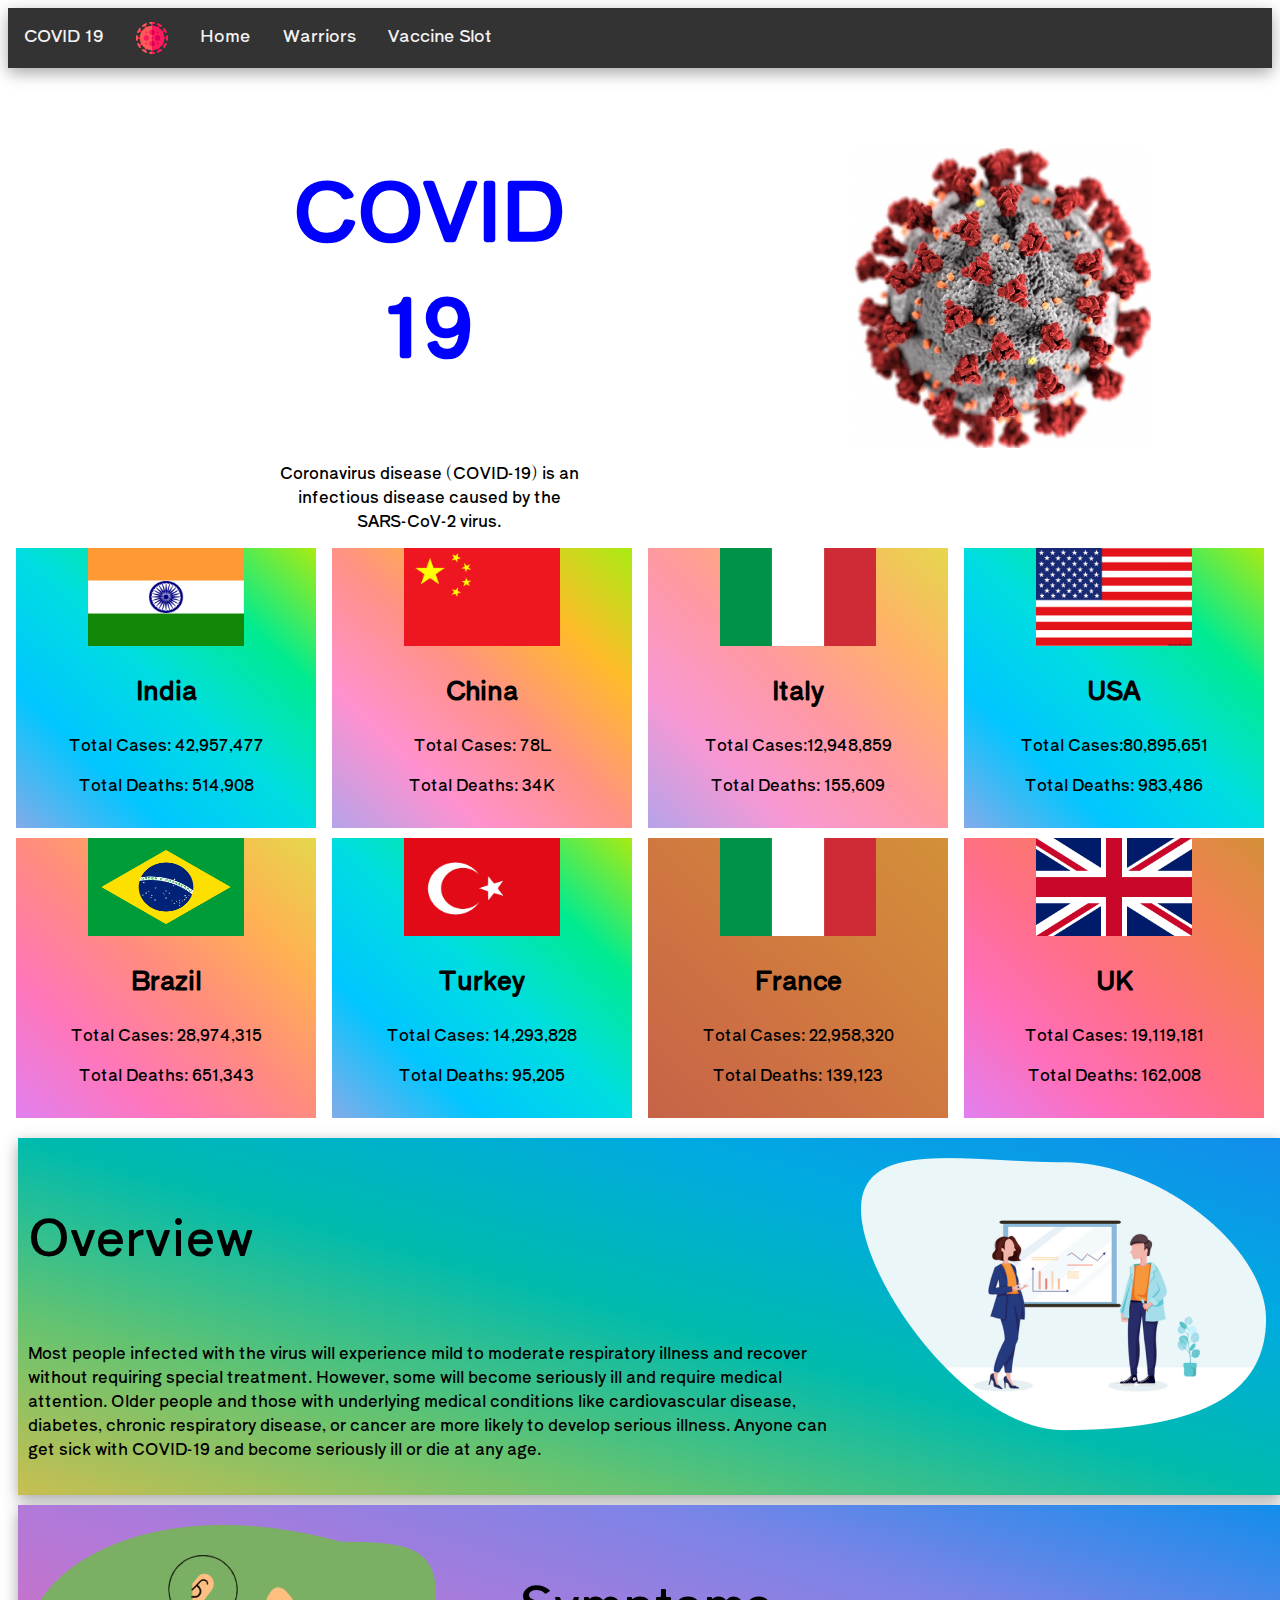
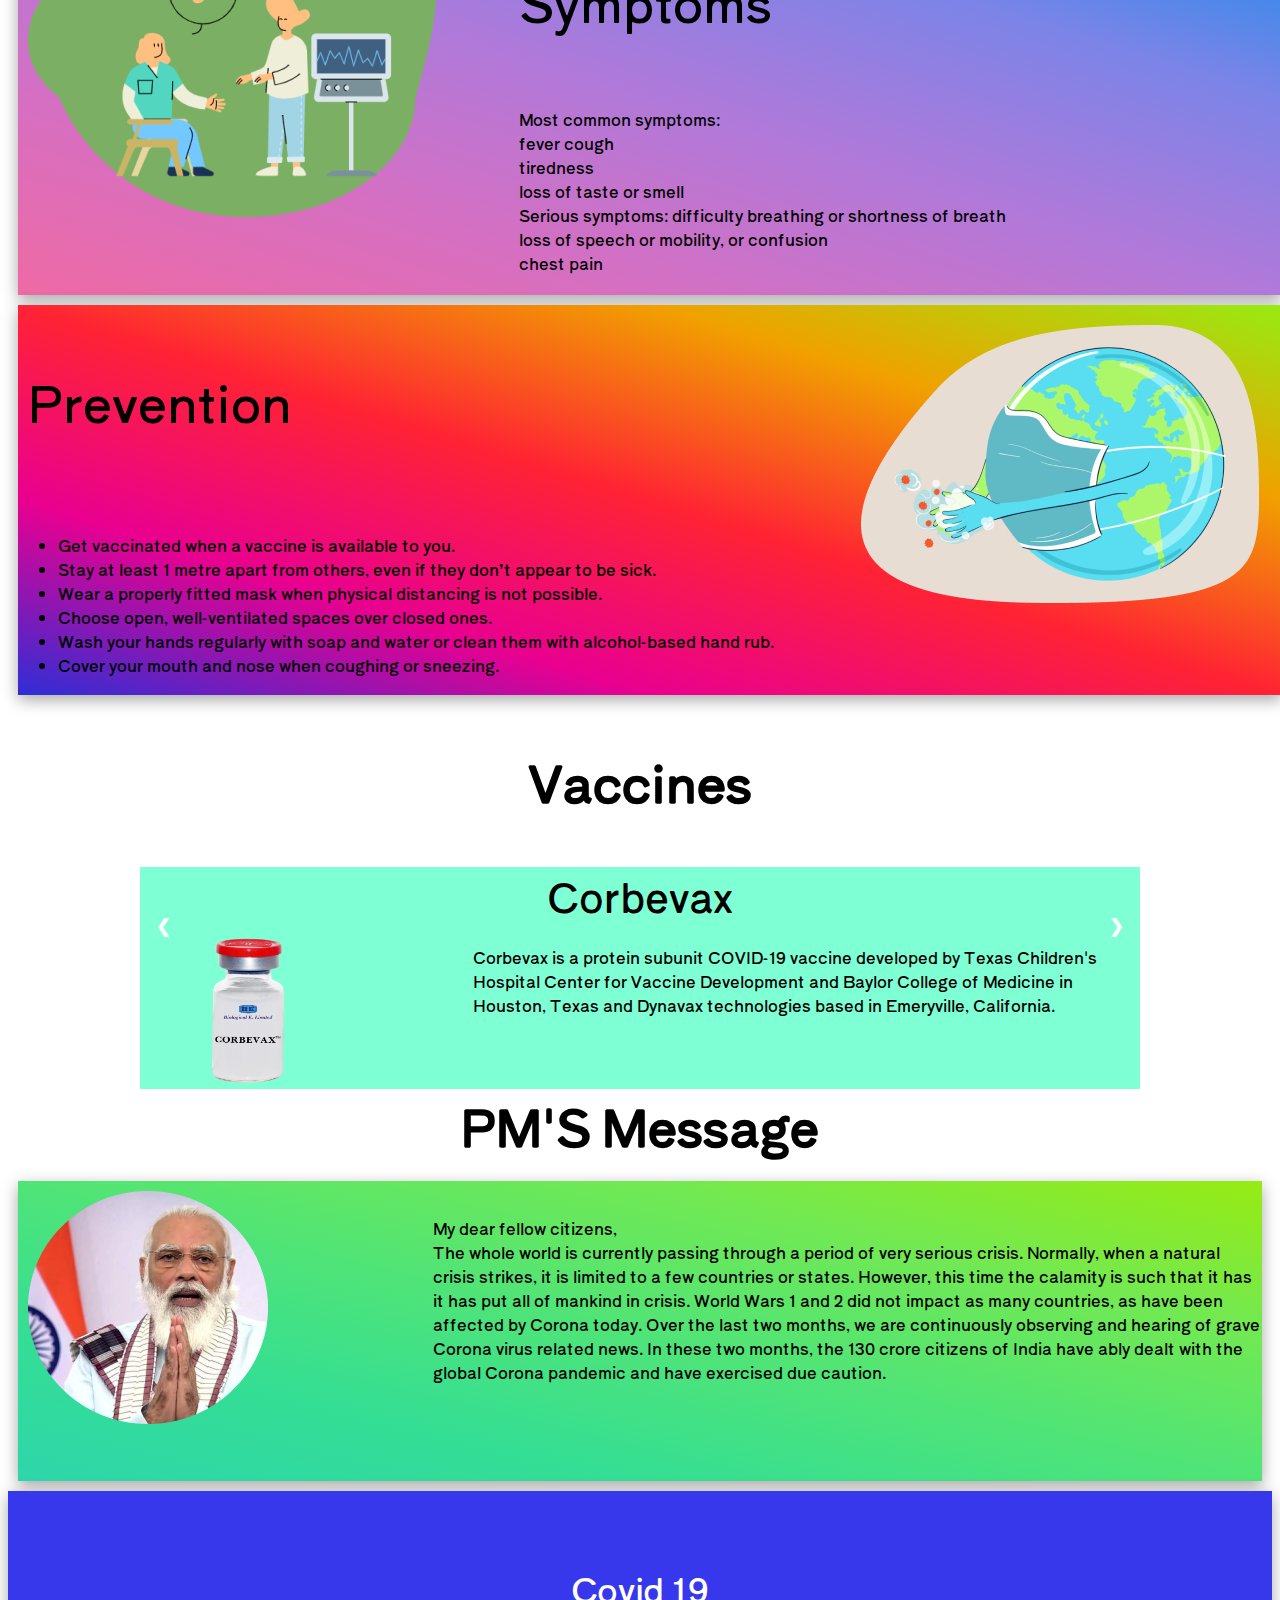
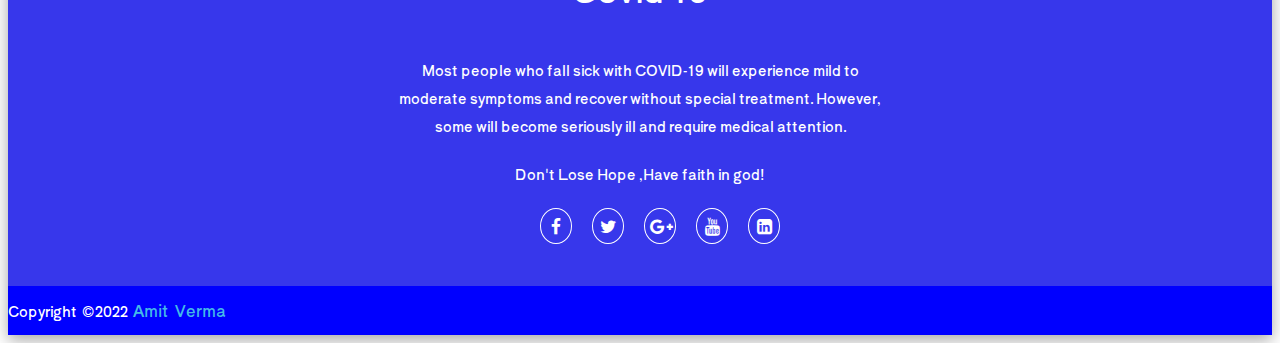
<file: index.html>
<!DOCTYPE html>
<html lang="en">
  <head>
    <meta charset="UTF-8" />
    <meta http-equiv="X-UA-Compatible" content="IE=edge" />
    <meta name="viewport" content="width=device-width, initial-scale=1.0" />
    <title>Covid 19</title>
    <link rel="stylesheet" href="https://fonts.googleapis.com/css?family=Shippori Antique B1">
    <link rel="stylesheet" href="https://cdnjs.cloudflare.com/ajax/libs/font-awesome/4.7.0/css/font-awesome.min.css">
    <link rel="stylesheet" href="main.css" />
    <link rel="stylesheet" href="slider.css" />
    <link rel="stylesheet" href="footer.css">
  </head>
  <body>
    <div class="navigation">
      <a href="#home">COVID 19</a>
      <a><img src="assets/virus.png" height="32px" width="32px" alt="" srcset=""></a>
      <a href="index.html">Home</a>
      <a href="warrior.html">Warriors</a>
      <a href="#">Vaccine Slot</a>
    
    </div>

    <!--------------------------------Intro Page-------------------->
    <div class="main-1">
      <div class="main_ele-1">
        <center>
        <p id="head">COVID<br> 19</p>
        <p id="content">
          Coronavirus disease (COVID-19) is an infectious disease caused by the
          SARS-CoV-2 virus.
        </p>
        </center>
      </div>

      <div class="main_ele-2">
        <img
          src="assets/novelcoronavirus-optimized.jpg"
          width="300px"
          height="300px"
          alt=""
          srcset=""
        />
      </div>

    </div>

    <!--------------------------------Flags-------------------->

    <div class="flags-container">
      <div class="flag-1">
        <img
          src="assets/Flag-India.jpg"
          height="98px"
          width="156px"
          alt=""
          srcset=""
        />
        <p id="c_name">India</p>
        <p id="c_total">Total Cases: 42,957,477</p>
        <p id="c_death">Total Deaths: 514,908</p>
      </div>

      <div class="flag-2">
        <img
          src="assets/Flag_of_the_People's_Republic_of_China.svg.png"
          height="98px"
          width="156px"
          alt=""
          srcset=""
        />
        <p id="c_name">China</p>
        <p id="c_total">Total Cases: 78L</p>
        <p id="c_death">Total Deaths: 34K</p>
      </div>
      <div class="flag-3">
        <img
          src="assets/download (1).png"
          height="98px"
          width="156px"
          alt=""
          srcset=""
        />
        <p id="c_name">Italy</p>
        <p id="c_total">Total Cases:12,948,859</p>
        <p id="c_death">Total Deaths: 155,609</p>
      </div>
      <div class="flag-4">
        <img
          src="assets/EN_Bandiera_USA.jpg"
          height="98px"
          width="156px"
          alt=""
          srcset=""
        />
        <p id="c_name">USA</p>
        <p id="c_total">Total Cases:80,895,651</p>
        <p id="c_death">Total Deaths: 983,486</p>
      </div>
      <div class="flag-5">
        <img
          src="assets/1200px-Flag_of_Brazil.svg.png"
          height="98px"
          width="156px"
          alt=""
          srcset=""
        />
        <p id="c_name">Brazil</p>
        <p id="c_total">Total Cases: 28,974,315</p>
        <p id="c_death">Total Deaths: 651,343</p>
      </div>
      <div class="flag-6">
        <img
          src="assets/Flag-Turkey.jpg"
          height="98px"
          width="156px"
          alt=""
          srcset=""
        />
        <p id="c_name">Turkey</p>
        <p id="c_total">Total Cases: 14,293,828</p>
        <p id="c_death">Total Deaths: 95,205</p>
      </div>
      <div class="flag-7">
        <img
          src="assets/download (1).png"
          height="98px"
          width="156px"
          alt=""
          srcset=""
        />
        <p id="c_name">France</p>
        <p id="c_total">Total Cases: 22,958,320</p>
        <p id="c_death">Total Deaths: 139,123</p>
      </div>
      <div class="flag-8">
        <img
          src="assets/1200px-Flag_of_the_United_Kingdom.svg.png"
          height="98px"
          width="156px"
          alt=""
          srcset=""
        />
        <p id="c_name">UK</p>
        <p id="c_total">Total Cases: 19,119,181</p>
        <p id="c_death">Total Deaths: 162,008</p>
      </div>
    </div>

    <!---------------Overview Container----------------------->
    <div class="overview-container">
      <div class="over-left">
        <p id="over-head">Overview</p>
        <p id="over-cont">
          Most people infected with the virus will experience mild to moderate
          respiratory illness and recover without requiring special treatment.
          However, some will become seriously ill and require medical attention.
          Older people and those with underlying medical conditions like
          cardiovascular disease, diabetes, chronic respiratory disease, or
          cancer are more likely to develop serious illness. Anyone can get sick
          with COVID-19 and become seriously ill or die at any age.
        </p>
      </div>
      <div class="over-right">
        <img src="assets/Ellipse 1.png" alt="" srcset="">
      </div>
    </div>

    <!---------------Symptoms Container----------------------->
    <div class="symptoms-container">
      <div class="sym-left">
        <img src="assets/Group 20.png" alt="" srcset="">
      </div>
       
      <div class="sym-right">
        <p id="sym-head">Symptoms</p>
        <p id="sym-cont">
          Most common symptoms:<br>
           fever cough<br> tiredness <br>loss of taste or smell<br>
          Serious symptoms: difficulty breathing or shortness of breath<br> loss of
          speech or mobility, or confusion<br> chest pain
        </p>
      </div>
      </div>
    </div>

    <!---------------Prevention Container----------------------->
    <div class="prevention-container">
      <div class="prev-left">
        <p id="prev-head">Prevention</p>
        <p id="prev-cont">
          <ul>
            <li>Get vaccinated when a vaccine is available to you.</li>
            <li>Stay at least 1 metre apart from others, even if they don’t appear to be sick.</li>
            <li>Wear a properly fitted mask when physical distancing is not possible.</li>
            <li>Choose open, well-ventilated spaces over closed ones.</li>
            <li>Wash your hands regularly with soap and water or clean them with alcohol-based hand rub.</li>
            <li>Cover your mouth and nose when coughing or sneezing.</li>
          </ul>
        </p>
      </div>
      <div class="prev-right">
        <img src="assets/Group 16.png" alt="" srcset="">
      </div>
    </div>
<!--------------------------Vaccine Slider------------------------------>

<div class="slideshow-container">

  <p id="vac-head">Vaccines </p>

<div class="slide-right">
  <div class="vaccine-1 fade">
    <div id="vaccine-head">Corbevax</div>
    <div class="vaccine-ele">
      <div class="vac-left">
        <img
          src="assets/in-corbevax.jpg"
          width="98px"
          height="164px"
          alt=""
          srcset=""
        />
      </div>
      <div class="vac-right">
        Corbevax is a protein subunit COVID-19 vaccine developed by Texas
        Children's Hospital Center for Vaccine Development and Baylor College
        of Medicine in Houston, Texas and Dynavax technologies based in
        Emeryville, California.
      </div>
    </div>
  </div>
  
  
  
  <div class="vaccine-1 fade">
    <div id="vaccine-head">Covaxin</div>
    <div class="vaccine-ele">
      <div class="vac-left">
        <img
          src="assets/covaxin.png"
          width="98px"
          height="164px"
          alt=""
          srcset=""
        />
      </div>
      <div class="vac-right">
        The Covaxin vaccine is a vaccine that aims to protect against COVID-19. It is developed by Astra Zeneca , Serum Institute of India.
      </div>
    </div>
  </div>
  
  
  <div class="vaccine-1 fade">
    <div id="vaccine-head">Moderna Vaccine</div>
    <div class="vaccine-ele">
      <div class="vac-left">
        <img
          src="assets/moderna.jpg"
          width="98px"
          height="164px"
          alt=""
          srcset=""
        />
      </div>
      <div class="vac-right">
        The Moderna vaccine is a vaccine that aims to protect against COVID-19. It is developed by Moderna, NIAID
      </div>
    </div>
  </div>
  
  <div class="vaccine-1 fade">
    <div id="vaccine-head">Sputnik V Vaccine</div>
    <div class="vaccine-ele">
      <div class="vac-left">
        <img
          src="assets/sputnik.jpg"
          width="98px"
          height="164px"
          alt=""
          srcset=""
        />
      </div>
      <div class="vac-right">
        The Sputnik V vaccine is a vaccine that aims to protect against COVID-19. It is developed by Gamaleya Research Institute , Russia.
      </div>
    </div>
  </div>
</div>



<!-- Next and previous buttons -->
  <a class="prev" onclick="plusSlides(-1)">&#10094;</a>
  <a class="next" onclick="plusSlides(1)">&#10095;</a>
</div>




















    <!-----------------------PM'S Message----------------------------->
<div id="pm-head">PM'S Message</div>
<div class="pm-container">
  <div class="pm-left">
    <img src="assets/Ellipse 3.png" alt="" srcset="">
  </div>
  <div class="pm-right">My dear fellow citizens, <br>

    The whole world is currently passing through a period of very serious crisis. Normally, when a natural crisis strikes, it is limited to a few countries or states. However, this time the calamity is such that it has it has put all of mankind in crisis. World Wars 1 and 2 did not impact as many countries, as have been affected by Corona today.
    Over the last two months, we are continuously observing and hearing of grave Corona virus related news. In these two months, the 130 crore citizens of India have ably dealt with the global Corona pandemic and have exercised due caution.</div>
</div>


<!-----------------------Footer------------------>
<footer>
  <div class="footer-content">
    <!--add all information -->

    <h3>Covid 19</h3>
    <p>
      Most people who fall sick with COVID-19 will experience mild to moderate symptoms and recover without special treatment. However, some will become seriously ill and require medical attention.
    </p>
    <p>Don't Lose Hope ,Have faith in god!</p>
    <ul class="socials">
      <li><a href="#"><i class="fa fa-facebook"></i></a></li>
      <li><a href="#"><i class="fa fa-twitter"></i></a></li>
      <li><a href="#"><i class="fa fa-google-plus"></i></a></li>
      <li><a href="#"><i class="fa fa-youtube"></i></a></li>
      <li><a href="#"><i class="fa fa-linkedin-square"></i></a></li>
   </ul>

   <div class="footer-bottom">
    <!-- add all information -->
    <p>copyright &copy;2022 <a href="https://amit0-git.github.io/">Amit Verma</a>  </p>

 </div>
</div>
</footer>

<script src="main.js"></script>
  </body>
</html>
</file>
<file: main.css>
body {
  animation: fadeInAnimation ease 2s;
  animation-iteration-count: 1;
  font-family: "Shippori Antique B1";
  animation-fill-mode: forwards;
}

@keyframes fadeInAnimation {
  0% {
    opacity: 0;
  }
  100% {
    opacity: 1;
  }
}

.navigation {
  overflow: hidden;
  background-color: #333;
  box-shadow: rgba(0, 0, 0, 0.35) 0px 5px 15px;
}

.navigation a {
  float: left;
  color: #f2f2f2;
  text-align: center;
  padding: 14px 16px;
  text-decoration: none;
  font-size: 17px;
}

.main-1 {
  display: grid;
  grid-template-columns: 2fr 1fr;
}
.main_ele-2 {
  margin-top: 80px;
}

.main_ele-2 > img {
  animation: rotation 2s infinite;
}
@keyframes rotation {
  from {
    -webkit-transform: rotate(0deg);
  }
  to {
    -webkit-transform: rotate(359deg);
  }
}

#head {
  font-family: "Shippori Antique B1";
  font-size: 80px;
  font-weight: 800;
  color: blue;
  text-align: center;
}

#content {
  font-family: "Shippori Antique B1";
  font-size: medium;
  width: 300px;
  text-align: center;
}

.flags-container {
  display: grid;
  grid-template-columns: repeat(4, max-content);
  justify-content: space-around;
}

.flags-container > div {
  height: 280px;
  width: 300px;
  background-color: red;
  margin-bottom: 10px;
  position: relative;
  text-align: center;
  font-family: "Shippori Antique B1";
}
#c_name {
  font-size: 25px;
  font-weight: 700;
}

.flag-1 {
  background-image: linear-gradient(
    to right top,
    #83abe9,
    #00c6ff,
    #00dde1,
    #00eb91,
    #a8eb12
  );
}
.flag-2 {
  background-image: linear-gradient(
    to right top,
    #b5a3e9,
    #ff91cf,
    #ff9285,
    #ffbb2a,
    #a8eb12
  );
}

.flag-3 {
  background-image: linear-gradient(
    to right top,
    #b5a3e9,
    #f898d3,
    #ff99a0,
    #ffb268,
    #e5d74c
  );
}

.flag-4 {
  background-image: linear-gradient(
    to right top,
    #83abe9,
    #00c6ff,
    #00dde1,
    #00eb91,
    #a8eb12
  );
}

.flag-5 {
  background-image: linear-gradient(
    to right top,
    #e180f0,
    #ff76ba,
    #ff8b7f,
    #ffb152,
    #e5d74c
  );
}

.flag-6 {
  background-image: linear-gradient(
    to right top,
    #83abe9,
    #00c6ff,
    #00dde1,
    #00eb91,
    #a8eb12
  );
}

.flag-7 {
  background-image: linear-gradient(
    to right top,
    #c66348,
    #cb6d44,
    #d07840,
    #d2843c,
    #d39039
  );
}

.flag-8 {
  background-image: linear-gradient(
    to right top,
    #e180f0,
    #ff6eb9,
    #ff6f83,
    #f57e56,
    #d39039
  );
}
.overview-container {
  display: grid;
  grid-template-columns: 2fr 1fr;
  background-image: linear-gradient(
    to right top,
    #c9bf51,
    #65c370,
    #00bbad,
    #00aae1,
    #128deb
  );
  box-shadow: rgba(0, 0, 0, 0.35) 0px 5px 15px;
  width: 100%;
  height: 357px;
  margin: 10px;
}
.over-right {
  margin-top: 20px;
}
#over-head {
  font-size: 50px;
  padding: 10px;
}

#over-cont {
  padding: 10px;
}

.symptoms-container {
  display: grid;
  grid-template-columns: 1fr 2fr;
  background-image: linear-gradient(
    to right top,
    #ee6aa4,
    #d66fc1,
    #b179d9,
    #7c84e7,
    #128deb
  );
  box-shadow: rgba(0, 0, 0, 0.35) 0px 5px 15px;
  width: 100%;
  height: 390px;
  margin: 10px;
}

.sym-right {
  margin-left: 70px;
}
.sym-left {
  margin-top: 20px;
  margin-left: 10px;
}
#sym-head {
  font-size: 50px;
  padding: 10px;
}

#sym-cont {
  padding: 10px;
}

.prevention-container {
  display: grid;
  grid-template-columns: 2fr 1fr;
  box-shadow: rgba(0, 0, 0, 0.35) 0px 5px 15px;
  background-image: linear-gradient(
    to right top,
    #2e2ed6,
    #e90090,
    #ff2333,
    #f1a000,
    #97eb12
  );
  width: 100%;
  margin: 10px;
  height: 390px;
}
.prev-right {
  margin-top: 20px;
}

#prev-head {
  font-size: 50px;
  padding: 10px;
}

#prev-cont {
  padding: 10px;
  margin-top: 10px;
}

.pm-container {
  display: grid;
  height: 300px;
  grid-template-columns: 1fr 2fr;
  justify-content: space-around;
  box-shadow: rgba(0, 0, 0, 0.35) 0px 5px 15px;
  margin-top: 10px;
  margin: 10px;
  background-image: linear-gradient(
    to right top,
    #2ed6aa,
    #34de94,
    #50e477,
    #72e952,
    #97eb12
  );
}

.pm-right {
  margin-top: 35px;
}
.pm-left {
  margin-left: 10px;
  margin-top: 10px;
}
#pm-head {
  font-size: 50px;
  margin-bottom: 20px;
  text-align: center;
  font-weight: bold;
}

@media only screen and (max-width: 600px) {
  .main-1 {
    display: grid;
    grid-template-columns: max-content;
    justify-content: space-around;
    margin-bottom: 20px;
  }

  .flags-container {
    display: grid;
    grid-template-columns: repeat(2, max-content);
    justify-content: space-around;
  }
  .flags-container > div {
    height: 280px;
    width: 220px;

    background-color: red;
    margin-bottom: 10px;
    position: relative;
    text-align: center;
    font-family: "Shippori Antique B1";
  }
  .overview-container {
    display: grid;
    grid-template-columns: 1fr;
    background-image: linear-gradient(
      to right top,
      #c9bf51,
      #65c370,
      #00bbad,
      #00aae1,
      #128deb
    );
    width: 100%;
    height: 630px;
  }
  #over-head {
    font-size: 40px;
    padding: 10px;
  }
  .over-right {
    text-align: center;
  }
  .over-right > img {
    height: 200px;
    width: 300px;
  }
  #sym-head {
    font-size: 40px;
  }
  .symptoms-container {
    display: grid;
    grid-template-columns: 1fr;
    background-image: linear-gradient(
      to right top,
      #ee6aa4,
      #d66fc1,
      #b179d9,
      #7c84e7,
      #128deb
    );
    width: 100%;
    height: 620px;
  }
  .sym-left > img {
    height: 200px;
    width: 300px;
    margin-top: 10px;
  }
  .sym-left {
    text-align: center;
  }
  .sym-right {
    margin-left: 70px;
  }
  .prevention-container {
    display: grid;
    grid-template-columns: 1fr;
    background-image: linear-gradient(
      to right top,
      #2e2ed6,
      #e90090,
      #ff2333,
      #f1a000,
      #97eb12
    );
    width: 100%;
    height: 700px;
  }

  #prev-head {
    font-size: 40px;
    padding: 10px;
  }

  #prev-cont {
    padding: 10px;
    margin-top: 10px;
  }
  .prev-right > img {
    height: 200px;
    width: 300px;
  }
  .prev-right {
    text-align: center;
  }

  .pm-container {
    display: grid;
    height: 540px;
    grid-template-columns: 1fr;
    justify-content: space-around;
    margin-top: 10px;
    background-image: linear-gradient(
      to right top,
      #2ed6aa,
      #34de94,
      #50e477,
      #72e952,
      #97eb12
    );
  }
  .pm-left > img {
    height: 200px;
    width: 230px;
  }
  .pm-left {
    text-align: center;
    margin-top: 10px;
  }
  .pm-right {
    margin-top: 35px;
  }
  #pm-head {
    font-size: 50px;
    margin-bottom: 20px;
    text-align: center;
    font-weight: bold;
  }
}
</file>
<file: slider.css>
.vaccine-1 {
  background-color: aquamarine;
}

.vaccine-ele {
  display: grid;
  grid-template-columns: 1fr 2fr;
  justify-content: space-around;
}
.vac-left {
  margin-left: 60px;
}
.vac-right {
  margin-top: 20px;
}
#vac-head {
  font-size: 50px;
  font-weight: bold;
  text-align: center;
}
#vaccine-head {
  font-size: 40px;
  text-align: center;
}

.vaccine-1 {
  display: none;
}
img {
  vertical-align: middle;
}

/* Slideshow container */
.slideshow-container {
  max-width: 1000px;
  position: relative;
  margin: auto;
}

/* Next & previous buttons */
.prev,
.next {
  cursor: pointer;
  position: absolute;
  top: 50%;
  width: auto;
  padding: 16px;
  margin-top: -22px;
  color: white;
  font-weight: bold;
  font-size: 18px;
  transition: 0.6s ease;
  border-radius: 0 3px 3px 0;
  user-select: none;
}

/* Position the "next button" to the right */
.next {
  right: 0;
  border-radius: 3px 0 0 3px;
}

/* On hover, add a black background color with a little bit see-through */
.prev:hover,
.next:hover {
  background-color: rgba(0, 0, 0, 0.8);
}

/* Caption text */
.text {
  color: #f2f2f2;
  font-size: 15px;
  padding: 8px 12px;
  position: absolute;
  bottom: 8px;
  width: 100%;
  text-align: center;
}

/* Fading animation */
.fade {
  -webkit-animation-name: fade;
  -webkit-animation-duration: 1.5s;
  animation-name: fade;
  animation-duration: 1.5s;
}

@-webkit-keyframes fade {
  from {
    opacity: 0.4;
  }
  to {
    opacity: 1;
  }
}

@keyframes fade {
  from {
    opacity: 0.4;
  }
  to {
    opacity: 1;
  }
}

/* On smaller screens, decrease text size */
@media only screen and (max-width: 300px) {
  .prev,
  .next,
  .text {
    font-size: 11px;
  }
}
</file>
<file: footer.css>
footer {
  background: rgb(55, 55, 235);
  height: auto;
  width: 100%;

  padding-top: 40px;
  color: #fff;
  box-shadow: rgba(0, 0, 0, 0.35) 0px 5px 15px;
}
.footer-content {
  display: flex;
  align-items: center;
  justify-content: center;
  flex-direction: column;
  text-align: center;
}
.footer-content h3 {
  font-size: 2.1rem;
  font-weight: 500;
  text-transform: capitalize;
  line-height: 3rem;
}

.footer-content p {
  max-width: 500px;
  margin: 10px auto;
  line-height: 28px;
  font-size: 14px;
  color: white;
}
.socials {
  list-style: none;
  display: flex;
  align-items: center;
  justify-content: center;
  margin: 1rem 0 3rem 0;
}
.socials li {
  margin: 0 10px;
}

.socials a {
  text-decoration: none;
  color: #fff;
  border: 1.1px solid white;
  padding: 5px;
  border-radius: 50%;
}

.socials a i {
  font-size: 1.1rem;
  width: 20px;
  transition: color 0.4s ease;
}

.socials a:hover i {
  color: aqua;
}

.footer-bottom {
  background: blue;
  width: 100%;

  text-align: center;
}

.footer-bottom p {
  float: left;
  font-size: 14px;
  word-spacing: 2px;
  text-transform: capitalize;
}
.footer-bottom p a {
  color: #44bae8;
  font-size: 16px;
  text-decoration: none;
}
.footer-bottom span {
  text-transform: uppercase;
  opacity: 0.4;
  font-weight: 200;
}

@media (max-width: 500px) {
  .footer-menu ul {
    display: flex;
    margin-top: 10px;
    margin-bottom: 20px;
  }
}
</file>
